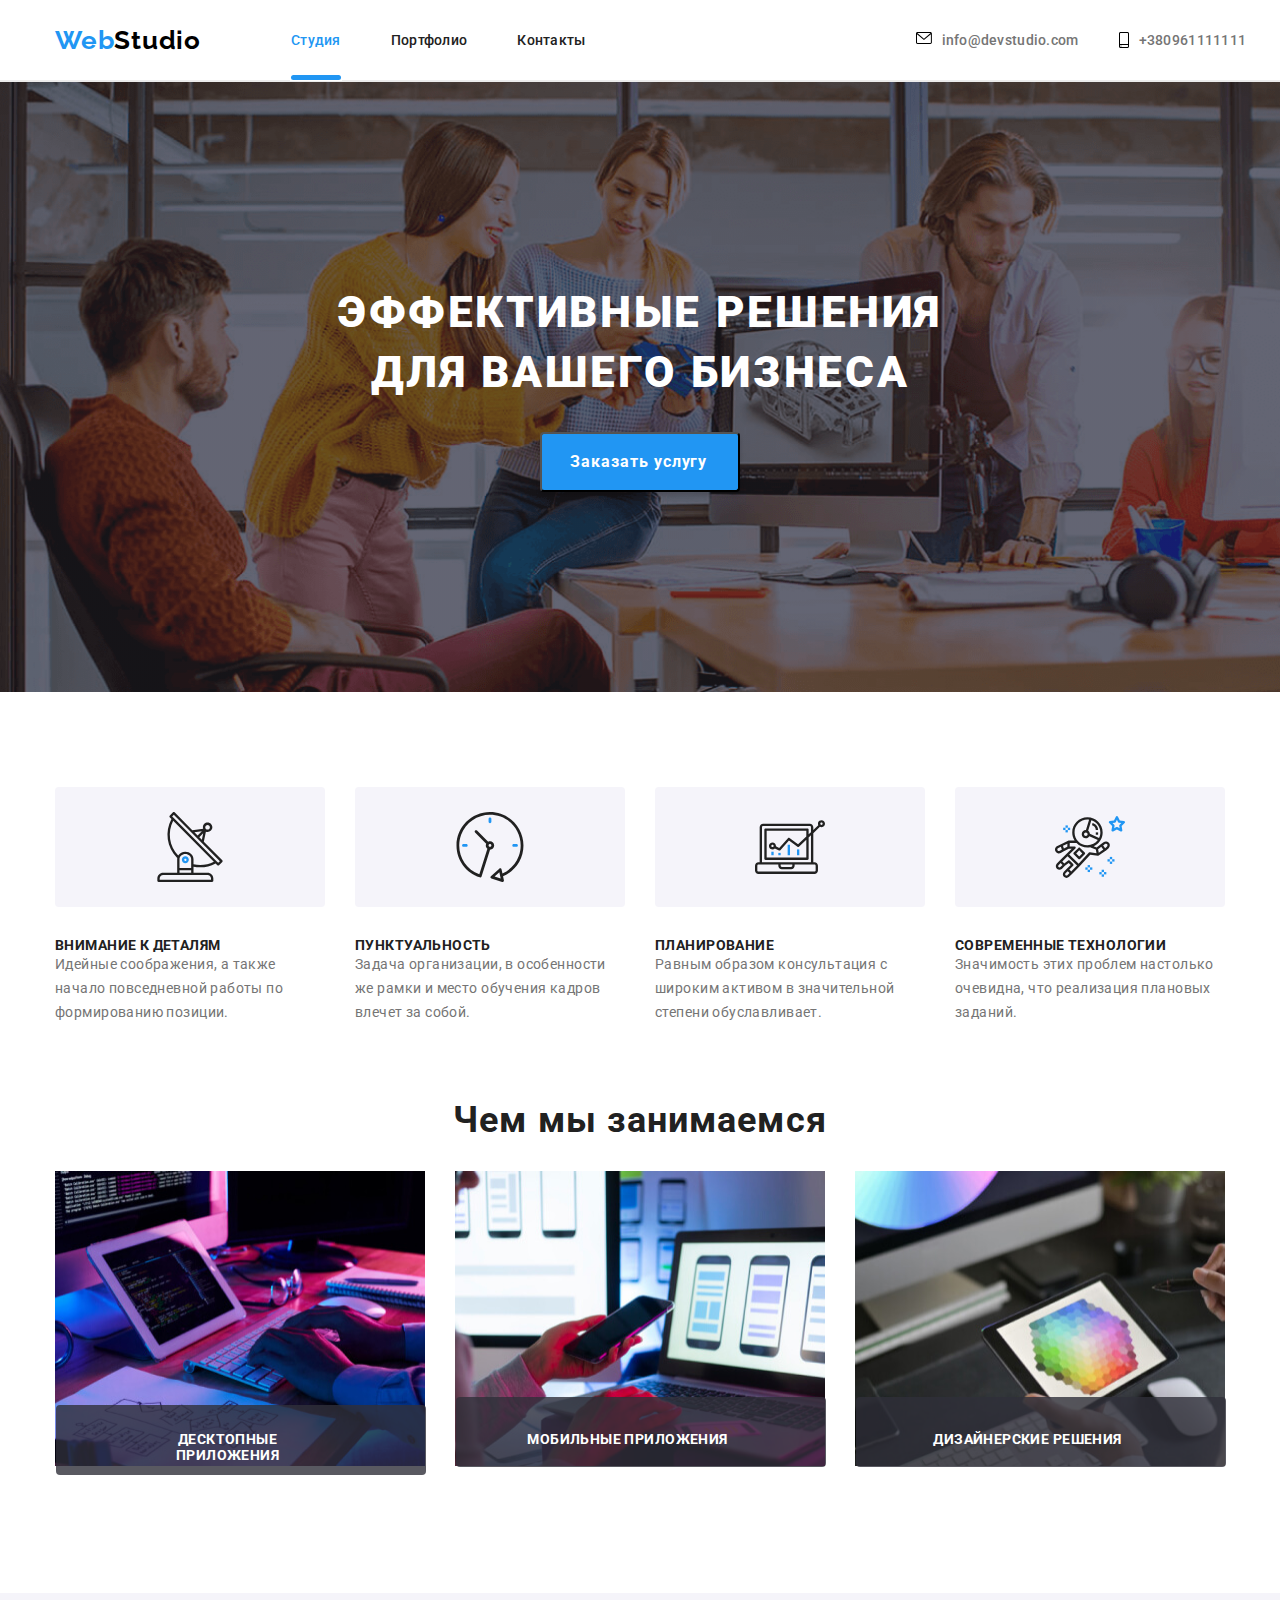
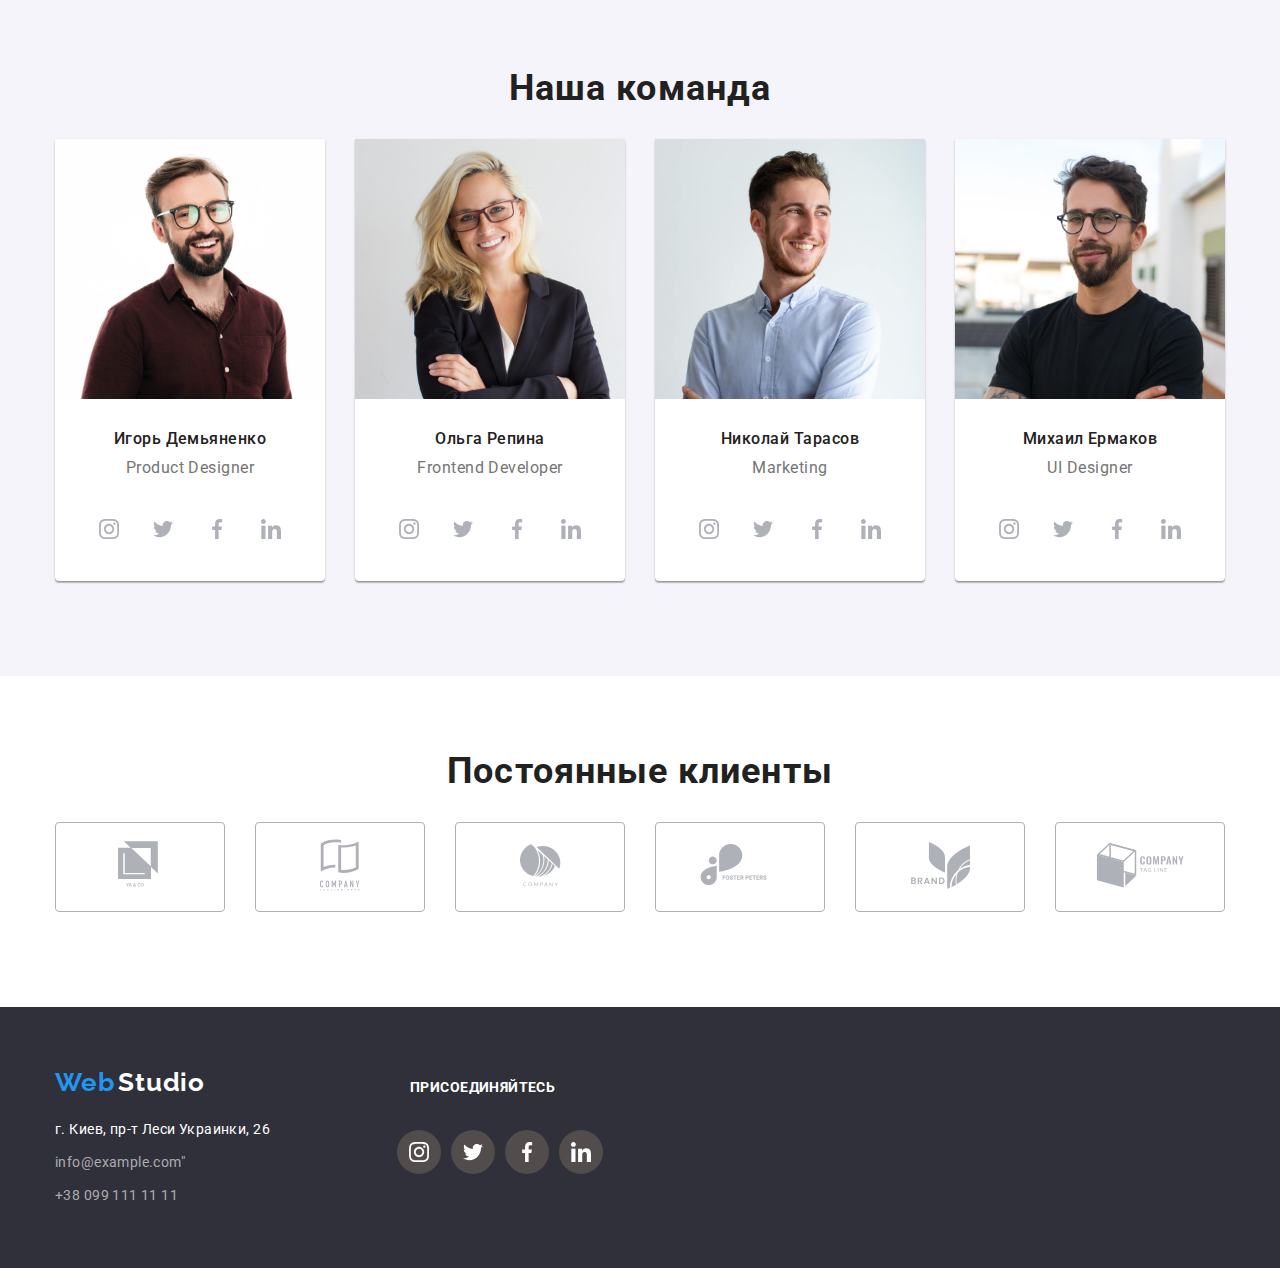
<file: index.html>
<!DOCTYPE html>
<html lang="ru">
  <head>
    <meta charset="UTF-8" />
    <meta name="viewport" content="width=device-width, initial-scale=1.0" />
    <link
      href="https://fonts.googleapis.com/css2?family=Raleway:wght@700&family=Roboto:wght@400;500;700;900&display=swap"
      rel="stylesheet"
    />
    <link rel="stylesheet" href="./css/styles.css" />
    <title>Web Studio</title>
  </head>
  <body>
    <!--HEADER-->
    <header class="header">
 <div class="container">
      <nav class="navigation" >
        <a class="logo list link" href="">Web</a>
        <a class="logo-1 list link" href="">Studio</a>
        <ul class="navigation-list list">
          <li class="navigation-list-item">
            <a class="navigation-list-link link">
             <a href="" class="menu-link">Студия</a></a>
          </li>
          <li class="navigation-list-item">
            <a class="navigation-list-link link">
              <a href="./portfolio.html" class="menu-link-1">Портфолио</a>
          </a>  
        </li>
          <li class="navigation-list-item">
            <a class="navigation-list-link link">
              <a href="" class="menu-link-1">Контакты</a>
          </a></li>
        </ul>
      <address class="address" >
        <div class="header-tel">
          <div class="add-1">
           <a class="header-tel-link link add-1" href="mailto:info@devstudio.com" width="161">info@devstudio.com 
              <svg class="add-svg-1" width="16" height="12">
          <use href="./images/sprite-svg.svg#icon-envelope"> </use>
                    </svg>  
                  </a> </div>
                  <div class="add-2">
                    <a class="header-tel-link link add-2" href="tel:+380961111111" width="142">+380961111111
            <svg class="add-svg-2" width="10" height="16">
                      <use href="./images/sprite-svg.svg#icon-smartphone"></use>
                  </svg> 
                </a>  </div>
        </div>
       </address>
      </nav> 
    </div> 
    </header>
    <main>
      <!--HERO-->
      <section class="section-heading">
      <div class="container">
          <h1 class="heading">Эффективные решения <br> для вашего бизнеса </h1>
          <button class="modal-btn" type="button" data-modal-open >Заказать услугу</button>
        </div>
      </section>
      <!--DETAILS-->
      <section class="section-details">
        <div class="container">
          <ul class="navigation-list list">
            <li class="about-details">
              <div class="details-1">
              <b class="about-details-heading">Внимание к деталям</b>
              <p class="about-details-text" >Идейные соображения, а также начало повседневной работы по формированию позиции.</p>
            </div></li>
            <li class="about-details">
              <div class="details-2">
              <b class="about-details-heading">Пунктуальность</b>
              <p class="about-details-text" >Задача организации, в особенности же рамки и место обучения кадров влечет за собой.</p>
            </div> </li>
            <li class="about-details" >
              <div class="details-3"> 
                <b class="about-details-heading">Планирование</b>
              <p class="about-details-text" >Равным образом консультация с широким активом в значительной степени обуславливает.</p>
            </div>  </li>
            <li class="about-details" >
              <div class="details-4"> 
                 <b class="about-details-heading">Современные технологии</b>
              <p class="about-details-text">Значимость этих проблем настолько очевидна, что реализация плановых заданий.</p>
            </div>  </li>
          </ul>
        </div>
      </section>

       <!--OUR WORK-->
       <section class="section-work">
        <div class="container"> 
        <h2 class="section-work-heading">Чем мы занимаемся</h2>
        <ul class="section-work-list list">
          <li class="images-work-item">
            <img class="work-img" src="./images/our-work/img-desktopapp.jpg" alt="ноутбук" width="370" height="295">
               <p class="for-img-1">Десктопные приложения</p>
            </li>
             <li class="images-work-item">
            <img class="work-img" src="./images/our-work/img-mobileapp.jpg" alt="мобильный телефон" width="370" height="295">
          <p class="for-img-1">Мобильные приложения</p>
         </li>
           <li class="images-work-item">
             <img class="work-img" src="./images/our-work/img-design.jpg" alt="монитор компьютера" width="370" height="295">
           <p class="for-img-1">Дизайнерские решения</p> 
           </li>
           </ul>
        </div>
      </section>

      <!-- OUR COMAND -->
      <section class="section-command">
      <div class="container">
        <h2 class="section-command-heading">Наша команда</h2>
           <ul class="section-command-list list">
          <li class="command-item">
            <img src="./images/we/img-igor.jpg" alt="дизайнер продукта" width="270" height="260" />
            <div class="section-command-social">
            <h3 class="section-command-name">Игорь Демьяненко</h3>
            <p class="section-command-proffesion" lang="en">Product Designer</p>
              <ul class="social-list list">
              <li class="social-list-item">
                  <a class="social-list-link" href="">
                   <svg class="social-list-svg">
                          <use href="./images/sprite-svg.svg#icon-instagram"></use>
                      </svg>
                  </a>
              </li>
              <li class="social-list-item">
                  <a class="social-list-link" href="">
                      <svg class="social-list-svg">
                          <use href="./images/sprite-svg.svg#icon-twitter"></use>
                      </svg>
                  </a>
              </li>
              <li class="social-list-item">
                  <a class="social-list-link" href="">
                      <svg class="social-list-svg">
                          <use href="./images/sprite-svg.svg#icon-facebook"></use>
                      </svg>
                  </a>
              </li>
              <li class="social-list-item">
                  <a class="social-list-link" href="">
                      <svg class="social-list-svg">
                          <use href="./images/sprite-svg.svg#icon-linkedin"></use>
                      </svg>
                  </a>
              </li>
          </ul>
        </div>
      </li>
          <li class="command-item">
            <img src="./images/we/img-olga.jpg" alt="фронтенд-разработчик" width="270" height="260" />
            <div class="section-command-social">
               <h3 class="section-command-name">Ольга Репина</h3>
            <p class="section-command-proffesion" lang="en">Frontend Developer</p>
            <ul class="social-list list">
              <li class="social-list-item">
                  <a class="social-list-link" href="">
                      <svg class="social-list-svg">
                          <use href="./images/sprite-svg.svg#icon-instagram"></use>
                      </svg>
                  </a>
              </li>
              <li class="social-list-item">
                  <a class="social-list-link" href="">
                      <svg class="social-list-svg">
                          <use href="./images/sprite-svg.svg#icon-twitter"></use>
                      </svg>
                  </a>
              </li>
              <li class="social-list-item">
                  <a class="social-list-link" href="">
                      <svg class="social-list-svg">
                          <use href="./images/sprite-svg.svg#icon-facebook"></use>
                      </svg>
                  </a>
              </li>
              <li class="social-list-item">
                  <a class="social-list-link" href="">
                      <svg class="social-list-svg">
                          <use href="./images/sprite-svg.svg#icon-linkedin"></use>
                      </svg>
                  </a>
              </li>
          </ul>
        </div>
          <li class="command-item" >
            <img src="./images/we/img-nik.jpg" alt="маркетолог" width="270" height="260" />
            <div class="section-command-social">
            <h3 class="section-command-name">Николай Тарасов</h3>
            <p class="section-command-proffesion" lang="en">Marketing</p>
            <ul class="social-list list">
              <li class="social-list-item">
                  <a class="social-list-link" href="">
                      <svg class="social-list-svg">
                          <use href="./images/sprite-svg.svg#icon-instagram"></use>
                      </svg>
                  </a>
              </li>
              <li class="social-list-item">
                  <a class="social-list-link" href="">
                      <svg class="social-list-svg">
                          <use href="./images/sprite-svg.svg#icon-twitter"></use>
                      </svg>
                  </a>
              </li>
              <li class="social-list-item">
                  <a class="social-list-link" href="">
                      <svg class="social-list-svg">
                          <use href="./images/sprite-svg.svg#icon-facebook"></use>
                      </svg>
                  </a>
              </li>
              <li class="social-list-item">
                  <a class="social-list-link" href="">
                      <svg class="social-list-svg">
                          <use href="./images/sprite-svg.svg#icon-linkedin"></use>
                      </svg>
                  </a>
              </li>
          </ul> 
        </div>
          </li>
          <li class="command-item">
            <img src="./images/we/img-mikle.jpg" alt="дизайнер интерфейса" width="270" height="260" />
            <div class="section-command-social">
               <h3 class="section-command-name">Михаил Ермаков</h3>
            <p class="section-command-proffesion" lang="en">UI Designer</p>
              <ul class="social-list list">
              <li class="social-list-item">
                  <a class="social-list-link" href="">
                      <svg class="social-list-svg">
                          <use href="./images/sprite-svg.svg#icon-instagram"></use>
                      </svg>
                  </a>
              </li>
              <li class="social-list-item">
                  <a class="social-list-link" href="">
                      <svg class="social-list-svg">
                          <use href="./images/sprite-svg.svg#icon-twitter"></use>
                      </svg>
                  </a>
              </li>
              <li class="social-list-item">
                  <a class="social-list-link" href="">
                      <svg class="social-list-svg">
                          <use href="./images/sprite-svg.svg#icon-facebook"></use>
                      </svg>
                  </a>
              </li>
              <li class="social-list-item">
                  <a class="social-list-link" href="">
                      <svg class="social-list-svg">
                          <use href="./images/sprite-svg.svg#icon-linkedin"></use>
                      </svg>
                  </a>
              </li>
          </ul>
        </div>
      </li>
    </ul>
</div>
</section>

      <!--OUR CLIENTS-->
      <section class="section-clients">
        <div class="container"> 
        <h2 class="section-our-clients">Постоянные клиенты</h2>
        <ul class="section-clients-list list">
         <div class="clients-elements">
            <li class="images-client">
            <a class="images-client-link" href="">
                <svg class="client-svg-1" >
                    <use href="./images/sprite-svg.svg#icon-logo-1"></use>
                </svg>
            </a>
        </li> 
         <li class="images-client">
            <a class="images-client-link" href="">
                <svg class="client-svg-2">
                    <use href="./images/sprite-svg.svg#icon-logo-2"></use>
                </svg>
            </a>
        </li>
        <li class="images-client">
          <a class="images-client-link" href="">
              <svg class="client-svg-3">
                  <use href="./images/sprite-svg.svg#icon-object"></use>
              </svg>
          </a>
      </li>
      <li class="images-client">
        <a class="images-client-link" href="">
            <svg class="client-svg-4">
                <use href="./images/sprite-svg.svg#icon-logo-4"></use>
            </svg>
        </a>
    </li>
      <li class="images-client">
        <a class="images-client-link" href="">
            <svg class="client-svg-5">
                <use href="./images/sprite-svg.svg#icon-logo-5"></use>
            </svg>
        </a>
    </li>
    <li class="images-client">
      <a class="images-client-link" href="">
          <svg class="client-svg-6">
              <use href="./images/sprite-svg.svg#icon-logo-6"></use>
          </svg>
      </a>
  </li></div>
        </ul>
        </div>
      </section>
    </main>

   <!-- CONTACT INFO -->
 <footer class="footer">
  <div class="container">
    <div class="contact-all">
   <div class="contact-info">
    <a class="logo link" href="">Web</a>
     <a class="logo-1 link" href="">Studio </a>
     <address class="address">
      <ul class="address-list list link">
        <li class="address-list-item">
          <a class="address-location link" href="г. Киев, пр-т Леси Украинки, 26" target="_blank">г. Киев, пр-т Леси Украинки, 26</a>
        </li>
        <li class="address-list-item">
          <a class="address-mail link" href="mailto:info@example.com">info@example.com"</a>
        </li>
        <li>
          <a class="address-tel link" href="tel:+380991111111">+38 099 111 11 11</a>
        </li>
      </ul>
    </address>
  </div> 
  <div class="social">
   <a class="logo-0">ПРИСОЕДИНЯЙТЕСЬ</a>
  <ul class="social-list list">
    <li class="social-list-item">
      <a class="social-list-link" href="">
          <div class="svg"><svg class="social-list-svg">
              <use href="./images/sprite-svg.svg#icon-instagram"></use>
          </svg></div>
      </a>
  </li>
  <li class="social-list-item">
      <a class="social-list-link" href="">
          <svg class="social-list-svg">
              <use href="./images/sprite-svg.svg#icon-twitter"></use>
          </svg>
      </a>
  </li>
  <li class="social-list-item">
      <a class="social-list-link" href="">
          <svg class="social-list-svg">
              <use href="./images/sprite-svg.svg#icon-facebook"></use>
          </svg>
      </a>
  </li>
  <li class="social-list-item">
      <a class="social-list-link" href="">
          <svg class="social-list-svg">
              <use href="./images/sprite-svg.svg#icon-linkedin"></use>
          </svg>
      </a>
  </li>  
 </ul>
  </div></div>
</div>
  </footer>
  <div class="backdrop is-hidden" data-modal>
    <div class="modal">
        <button type="button" class="close-btn" data-modal-close> <svg class="btn-svg" width="11" height="11" >
          <use href="./images/sprite-svg.svg#icon-vector-x"></use>
      </svg></button>
    </div>
</div>
  <script src="./js/modal.js"></script>
</body>
</html>
</file>
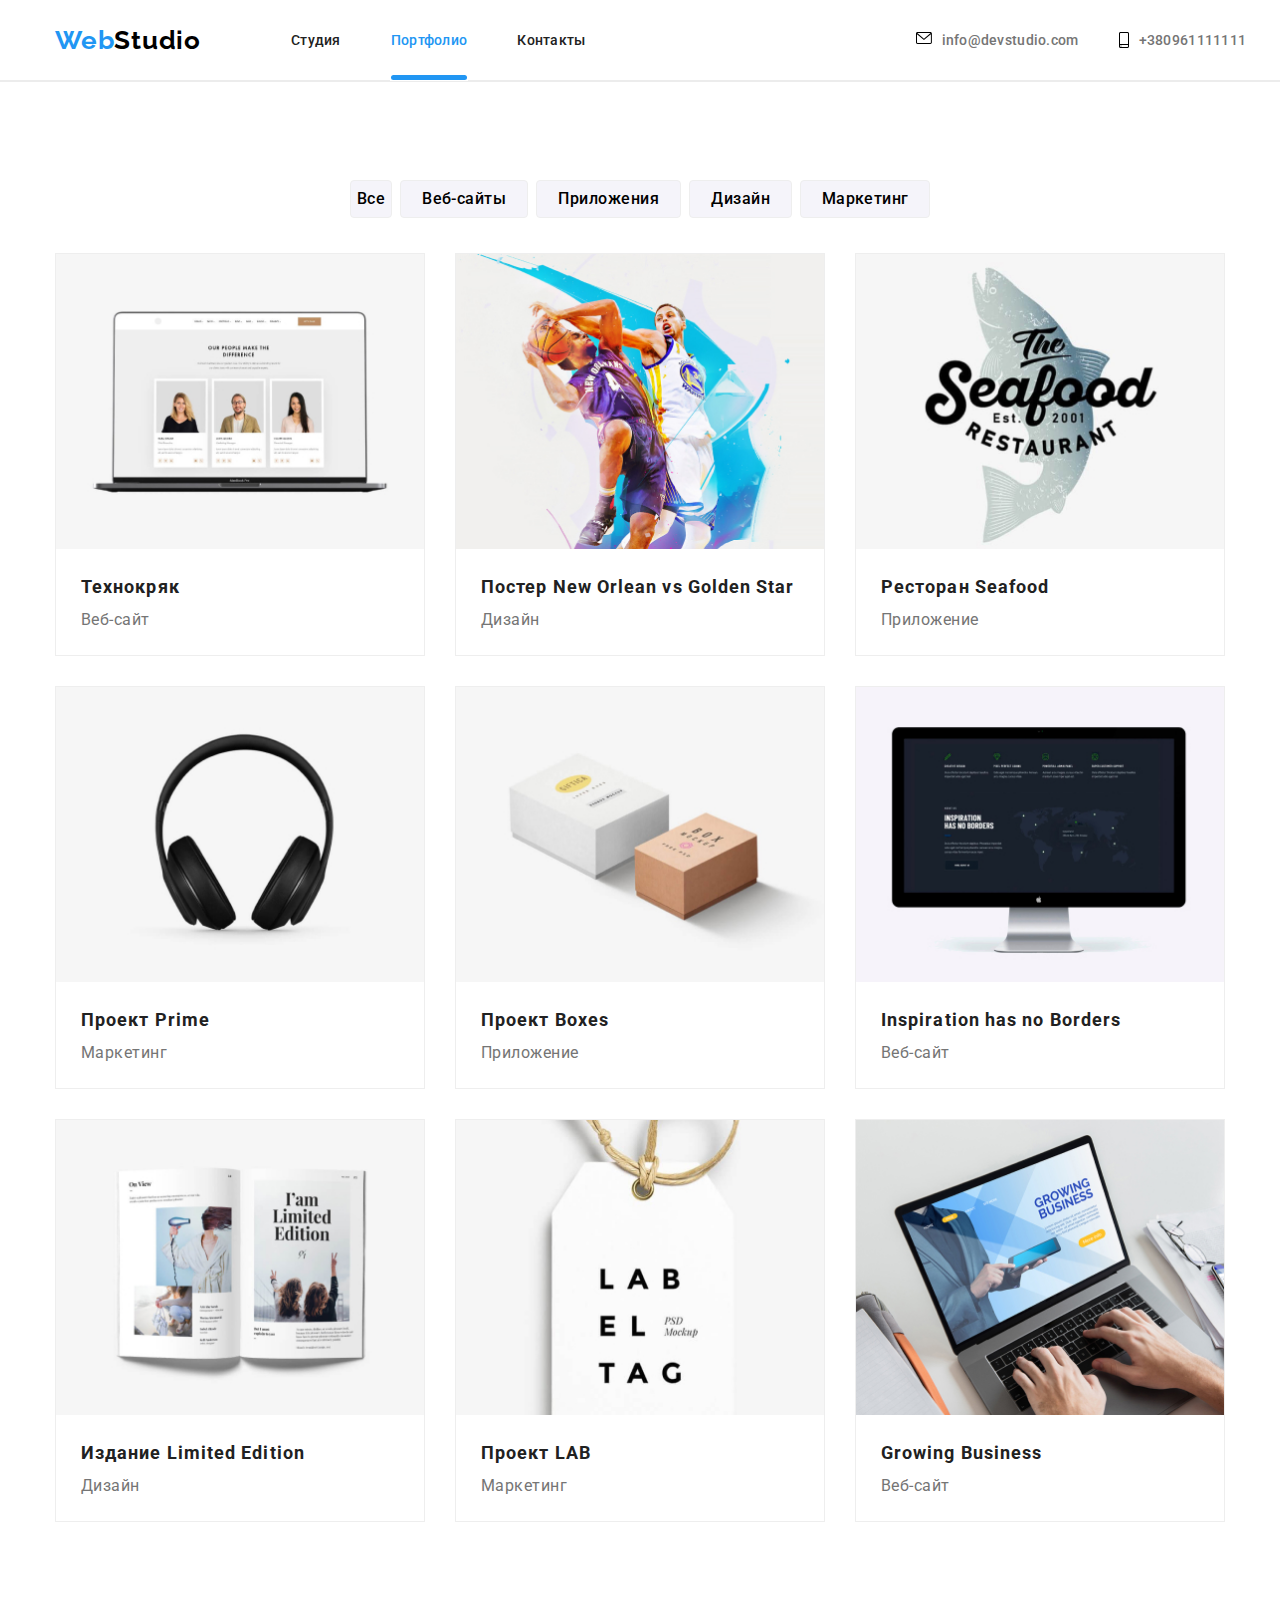
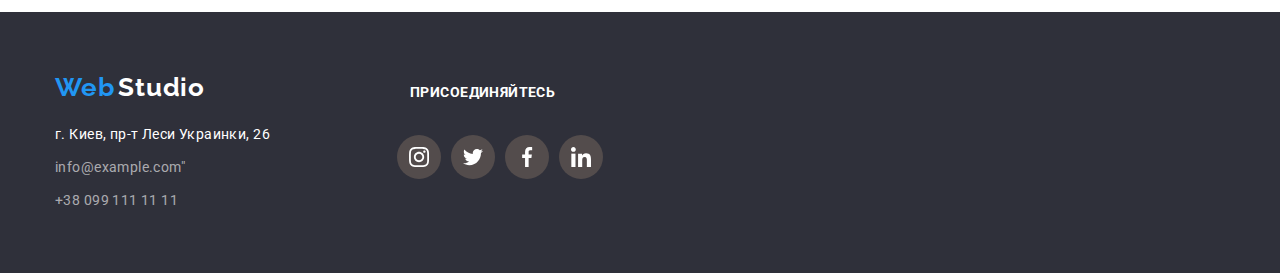
<file: portfolio.html>
<!DOCTYPE html>
<html lang="en">
  <head>
    <meta charset="UTF-8" />
    <meta name="viewport" content="width=device-width, initial-scale=1.0" />
    <link
      href="https://fonts.googleapis.com/css2?family=Raleway:wght@700&family=Roboto:wght@400;500;700;900&display=swap"
      rel="stylesheet"
    />
    <link rel="stylesheet" href="./css/styles.css" />
    <title>Portfolio</title>
  </head>
  <body>
     <!--HEADER-->
    <header class="header">
      <div class="container">
           <nav class="navigation" >
             <a class="logo list link" href="">Web</a>
             <a class="logo-1 list link" href="">Studio</a>
             <ul class="navigation-list list">
               <li class="navigation-list-item">
                 <a class="navigation-list-link link">
                  <a href="./index.html" class="menu-link-1">Студия</a></a>
               </li>
               <li class="navigation-list-item">
                 <a class="navigation-list-link link">
                   <a href="" class="menu-link-p">Портфолио</a>
               </a>  
             </li>
               <li class="navigation-list-item">
                 <a class="navigation-list-link link">
                   <a href="" class="menu-link-1">Контакты</a>
               </a></li>
             </ul>
           <address class="address" >
             <div class="header-tel">
               <div class="add-1">
                <a class="header-tel-link link add-1" href="mailto:info@devstudio.com">info@devstudio.com  
                   <svg class="add-svg-1" width="16" height="12">
               <use href="./images/sprite-svg.svg#icon-envelope"> </use>
                         </svg>  
                       </a> </div>
                       <div class="add-2">
                         <a class="header-tel-link link add-2" href="tel:+380961111111">+380961111111
                 <svg class="add-svg-2" width="10" height="16">
                           <use href="./images/sprite-svg.svg#icon-smartphone"></use>
                       </svg> 
                     </a>  </div>
             </div>
            </address>
           </nav> 
         </div> 
         </header>
         <main>
      <!--HERO-->
      <section class="hero">
        <div class="container">
       <ul class="btn-all">
        <button class="modal-btn-1" type="button">Все</button> 
           <button class="modal-btn-1-two" type="button">Веб-сайты</button> 
          <button class="modal-btn-1-three" type="button">Приложения</button> 
           <button class="modal-btn-1-four" type="button">Дизайн</button> 
           <button class="modal-btn-1-five" type="button">Маркетинг</button> 
        </ul>
        </div>
      </section>
      <!-- Our work -->
      <section class="section-work-1">
      <div class="container">
        <ul class="section-work-list-1 list">
          <li class="section-work-item">
            <div class="section-work-item-all">
              <div class="section-work-img">
                <img class="img-portf" src="./images-portfolio/img-technokriak.jpg" alt="технокряк" width="370" height="295" />
              </div> 
              <div class="overlay">
               <p class="text-overlay">Технокряк это современная площадка распространения коронавируса. Компании используют эту платформу для цифрового шпионажа и атак на защищённые сервера конкурентов.</p> 
              </div>
             <div class="text">
                 <h3 class="section-work-heading-1">Технокряк</h3>
           <p class="section-work-app">Веб-сайт</p>
            </div>
           </div>
          </li>
          <li class="section-work-item">
            <div class="section-work-item-all">
             <img class="img-portf" src="./images-portfolio/img-poster.jpg" alt="постер" width="370" height="295" />
           <div class="text">
            <h3 class="section-work-heading-1" lang="ru,en">Постер New Orlean vs Golden Star</h3>
            <p class="section-work-app">Дизайн</p>
             </div> 
            </div>
          </li>
          <li class="section-work-item">
            <div class="section-work-item-all">
            <img class="img-portf" src="./images-portfolio/img-restaurant.jpg" alt="логотип ресторана" width="370" height="295" />
            <div class="text">
            <h3 class="section-work-heading-1" lang="ru,en">Ресторан Seafood</h3>
            <p class="section-work-app">Приложение</p>
             </div> </div>
          </li>
          <li class="section-work-item">
            <div class="section-work-item-all"> 
              <img class="img-portf" src="./images-portfolio/img-prime.jpg" alt="наушники" width="370" height="295" />
              <div class="text">
            <h3 class="section-work-heading-1" lang="ru,en">Проект Prime</h3>
            <p class="section-work-app">Маркетинг</p>
         </div> </div>
          </li>
          <li class="section-work-item">
            <div class="section-work-item-all">
               <img class="img-portf" src="./images-portfolio/img-boxes.jpg" alt="коробки" width="370" height="295" />
           <div class="text">
            <h3 class="section-work-heading-1" lang="ru,en">Проект Boxes</h3>
            <p class="section-work-app">Приложение</p>
             </div> </div>
          </li>
          <li class="section-work-item">
            <div class="section-work-item-all">
               <img class="img-portf" src="./images-portfolio/img-inspiration.jpg" alt="монитор" width="370" height="295" />
            <div class="text">
            <h3 class="section-work-heading-1" lang="en">Inspiration has no Borders</h3>
            <p class="section-work-app">Веб-сайт</p>
             </div> 
            </div>
          </li>
          <li class="section-work-item">
            <div class="section-work-item-all">
               <img class="img-portf" src="./images-portfolio/img-edition.jpg" alt="журнал" width="370" height="295" />
           <div class="text">
            <h3 class="section-work-heading-1" lang="ru,en">Издание Limited Edition</h3>
            <p class="section-work-app">Дизайн</p>
             </div> 
            </div>
          </li>
          <li class="section-work-item">
            <div class="section-work-item-all">
               <img class="img-portf" src="./images-portfolio/img-lab.jpg" alt="бирка" width="370" height="295" />
           <div class="text">
            <h3 class="section-work-heading-1" lang="ru,en">Проект LAB</h3>
            <p class="section-work-app">Маркетинг</p>
             </div> 
            </div>
          </li>
          <li class="section-work-item">
            <div class="section-work-item-all">
               <img class="img-portf" src="./images-portfolio/img-growing-business.jpg " alt="ноутбук" width="370" height="295" />
           <div class="text">
            <h3 class="section-work-heading-1" lang="en">Growing Business</h3>
            <p class="section-work-app">Веб-сайт</p>
             </div> 
            </div>
          </li>
        </ul>
        </div>
      </section>
    </main>

 <!-- CONTACT INFO -->
 <footer class="footer">
  <div class="container">
    <div class="contact-all">
   <div class="contact-info">
    <a class="logo link" href="">Web</a>
     <a class="logo-1 link" href="">Studio </a>
     <address class="address">
      <ul class="address-list list link">
        <li class="address-list-item">
          <a class="address-location link" href="г. Киев, пр-т Леси Украинки, 26" target="_blank">г. Киев, пр-т Леси Украинки, 26</a>
        </li>
        <li class="address-list-item">
          <a class="address-mail link" href="mailto:info@example.com">info@example.com"</a>
        </li>
        <li>
          <a class="address-tel link" href="tel:+380991111111">+38 099 111 11 11</a>
        </li>
      </ul>
    </address>
  </div> 
  <div class="social">
   <a class="logo-0">ПРИСОЕДИНЯЙТЕСЬ</a>
  <ul class="social-list list">
    <li class="social-list-item">
      <a class="social-list-link" href="">
          <svg class="social-list-svg">
              <use href="./images/sprite-svg.svg#icon-instagram"></use>
          </svg>
      </a>
  </li>
  <li class="social-list-item">
      <a class="social-list-link" href="">
          <svg class="social-list-svg">
              <use href="./images/sprite-svg.svg#icon-twitter"></use>
          </svg>
      </a>
  </li>
  <li class="social-list-item">
      <a class="social-list-link" href="">
          <svg class="social-list-svg">
              <use href="./images/sprite-svg.svg#icon-facebook"></use>
          </svg>
      </a>
  </li>
  <li class="social-list-item">
      <a class="social-list-link" href="">
          <svg class="social-list-svg">
              <use href="./images/sprite-svg.svg#icon-linkedin"></use>
          </svg>
      </a>
  </li>  
 </ul>
  </div></div>
</div>
  </footer>
</body>
</html>
</file>
<file: css/styles.css>
:root {
  --main-font: "Roboto", sans-serif;
  --secondary-font: "Raleway", sans-serif;
}

*,
*::before,
*::after {
  margin: 0;
}

body {
  font-family: var(--main-font);
  font-style: normal;
}

.list {
  list-style: none;
}

.link {
  text-decoration: none;
}
.address {
  font-style: normal;
}

img {
  display: block;
}
.container {
  width: 1170px;
  margin: 0 auto;
}
ul {
  padding: 0;
}
/*<-----HEADER------->*/
.header {
  justify-content: space-between;
  border-bottom: 1px solid #ececec;
  border-bottom-width: 0.2vw;
  height: 80px;
  padding-top: 0px;
}
.navigation {
  display: flex;
  align-items: center;
}
.navigation-list {
  display: flex;
}
.logo-1 {
  margin-right: 90px;
}
.navigation-list-item:not(:last-child) {
  margin-right: 50px;
}
.header .header-tel {
  display: flex;
  flex-direction: row;
}
.header .address {
  padding-left: 300px;
}

.add-1 {
  display: flex;
  flex-direction: row-reverse;
}
.add-2 {
  display: flex;
  flex-direction: row-reverse;
}
.add-svg-1 {
  padding-right: 10px;
}
.add-svg-2 {
  padding-right: 10px;
}
.header-tel-link {
  padding-left: 30px;
  padding-right: 10px;
  color: #757575;
}
.logo,
.logo-1 {
  font-family: var(--secondary-font);
  font-style: 400;
  font-weight: 700;
  font-size: 26px;
  line-height: 1.192;
  letter-spacing: 0.03em;
}
.logo {
  color: #2196f3;
}
.logo-1 {
  color: #000000;
}
.footer .logo-1 {
  color: #ffffff;
}
.logo-0 {
  font-family: var(--main-font);
  font-style: 400;
  font-weight: 700;
  font-size: 14px;
  line-height: 16px;
  letter-spacing: 0.03em;
  color: #ffffff;
  text-decoration: none;
}
.navigation-list-link:hover,
.navigation-list-link:focus,
.header-tel-link:hover,
.header-tel-link:focus {
  color: #2196f3;
  transition: all 250ms cubic-bezier(0.4, 0, 0.2, 1);
}
.navigation-list,
.header-tel-link {
  font-style: 400;
  font-weight: 500;
  font-size: 14px;
  line-height: 1.143;
  letter-spacing: 0.02em;
}
.navigation-list {
  color: #212121;
}
.add-1:hover .add-svg-1 {
  fill: #2196f3;
}
.add-2:hover .add-svg-2 {
  fill: #2196f3;
}
/*<-----HEADER-END------->*/

/*<-----HERO------->*/
.heading {
  font-family: var(--main-font);
  font-style: 400;
  font-weight: 900;
  font-size: 44px;
  line-height: 1.364;
  text-align: center;
  letter-spacing: 0.06em;
  text-transform: uppercase;
  color: #ffffff;
}

.modal-btn {
  font-family: var(--main-font);
  font-style: 400;
  font-weight: 700;
  font-size: 16px;
  line-height: 1.875;
  display: flex;
  align-items: center;
  text-align: center;
  letter-spacing: 0.06em;
  color: #ffffff;
  width: 200px;
  height: 50px;
  background: #2196f3;
  box-shadow: 0px 4px 4px rgba(0, 0, 0, 0.15);
  border-radius: 4px;
  padding: 28px;
  margin: 0 auto;
}
.section-heading {
  display: flex;
  padding-top: 200px;
  padding-bottom: 200px;
  background-image: url("../images/heading/img.png");
  background-repeat: no-repeat;
  background-size: cover;
  fill: #2f303a, 40%;
  flex-grow: 1;
  background-color: rgba(47, 48, 58, 0.4);
  background-image: linear-gradient(rgba(47, 48, 58, 0.4), rgba(47, 48, 58, 0.4)), url("../images/heading/img.png");
}
.section-heading .heading {
  text-align: center;
  margin-bottom: 30px;
}
.section-heading .modal-btn {
  margin: 0 auto;
}
/*<-----END HERO------->*/

/*<!--DETAILS-->*/

.section-details {
  display: flex;
  padding-top: 80px;
}
.about-details-heading {
  font-family: var(--main-font);
  font-style: 400;
  font-weight: 700;
  font-size: 14px;
  line-height: 1.143;
  letter-spacing: 0.03em;
  text-transform: uppercase;
  color: #212121;
}
.about-details-text {
  font-family: var(--main-font);
  font-style: 400;
  font-weight: 400;
  font-size: 14px;
  line-height: 1.71;
  letter-spacing: 0.03em;
  color: #757575;
}
.section-details {
  padding-top: 95px;
  padding-bottom: 95px;
}
.section-details .about-details:not(:last-child) {
  margin-right: 30px;
}
.section-details .about-details {
  width: 270px;
}
.details-1::before {
  display: block;
  content: "";
  width: 270px;
  height: 120px;
  background-image: url("../images/svg-for-sprite/antenna.svg");
  background-position: center;
  background-repeat: no-repeat;
  background-color: #f5f4fa;
  border-radius: 4px;
  flex-grow: 1;
  background-image: linear-gradient(#F5F4FA), rgba(#F5F4FA)), url("../images/svg-for-sprite/antenna.svg");
  margin-bottom: 30px;
}
.details-2::before {
  display: block;
  content: "";
  width: 270px;
  height: 120px;
  background-image: url("../images/svg-for-sprite/clock.svg");
  background-position: center;
  background-repeat: no-repeat;
  background-color: #f5f4fa;
  border-radius: 4px;
  flex-grow: 1;
  background-image: linear-gradient(#F5F4FA), rgba(#F5F4FA)), url("../images/svg-for-sprite/clock.svg");
  margin-bottom: 30px;
}
.details-3::before {
  display: block;
  content: "";
  width: 270px;
  height: 120px;
  background-image: url("../images/svg-for-sprite/diagram.svg");
  background-position: center;
  background-repeat: no-repeat;
  background-color: #f5f4fa;
  border-radius: 4px;
  flex-grow: 1;
  background-image: linear-gradient(#F5F4FA), rgba(#F5F4FA)), url("../images/svg-for-sprite/diagram.svg");
  margin-bottom: 30px;
}
.details-4::before {
  display: block;
  content: "";
  width: 270px;
  height: 120px;
  background-image: url("../images/svg-for-sprite/astronaut.svg");
  background-position: center;
  background-repeat: no-repeat;
  background-color: #f5f4fa;
  border-radius: 4px;
  flex-grow: 1;
  background-image: linear-gradient(#F5F4FA), rgba(#F5F4FA)), url("../images/svg-for-sprite/astronaut.svg");
  margin-bottom: 30px;
}

/*<!--END DETAILS-->*/

/*<!--OUR WORK-- +-- OUR COMAND --> >*/

.section-work-heading,
.section-command-heading,
.section-our-clients {
  font-family: var(--main-font);
  font-style: 400;
  font-weight: 700;
  font-size: 36px;
  line-height: 1.167px;
  text-align: center;
  letter-spacing: 0.03em;
  color: #212121;
}
/*<!--END OUR WORK-- +-- OUR COMAND --> >*/

/*<!--OUR WORK--> >*/

.section-work {
  padding-bottom: 95px;
}
.section-work .section-work-heading {
  text-align: center;
  margin-bottom: 50px;
}
.section-work .section-work-list {
  display: flex;
  width: 370px;
}
.section-work .images-work-item:not(:last-child) {
  margin-right: 30px;
}
.section-work-item:hover {
  box-shadow: 0px 1px 1px rgba(0, 0, 0, 0.12), 0px 4px 4px rgba(0, 0, 0, 0.06), 1px 4px 6px rgba(0, 0, 0, 0.16);
  transform: scale(1);
}
/*<!--END OUR WORK--> >*/

/*<!-- OUR COMAND -->*/

.section-command-name {
  font-family: var(--main-font);
  font-style: 400;
  font-weight: 500;
  font-size: 16px;
  line-height: 1.188;
  text-align: center;
  letter-spacing: 0.03em;
  color: #212121;
}
.section-command-proffesion {
  font-family: var(--main-font);
  font-style: 400;
  font-weight: 400;
  font-size: 16px;
  line-height: 1.188;
  text-align: center;
  letter-spacing: 0.03em;
  color: #757575;
}
.section-command {
  padding-top: 95px;
  padding-bottom: 95px;
  background: #f5f4fa;
}
.section-command .section-command-heading {
  text-align: center;
  margin-bottom: 50px;
}
.section-command .command-item {
  background: #ffffff;
  box-shadow: 0px 1px 3px rgba(0, 0, 0, 0.12), 0px 1px 1px rgba(0, 0, 0, 0.14), 0px 2px 1px rgba(0, 0, 0, 0.2);
  border-radius: 0px 0px 4px 4px;
}
.section-command .section-command-list {
  display: flex;
  width: 270px;
}
.section-command .command-item:not(:last-child) {
  margin-right: 30px;
}
.section-command .section-command-name {
  padding-top: 30px;
  padding-bottom: 10px;
}
.section-command .section-command-proffesion {
  padding-bottom: 15px;
}
/*<!--END OUR COMAND -->*/

/*------SOCIAL-----*/

.social-list {
  display: flex;
  justify-content: space-between;
  width: 206px;
  padding-left: 32px;
  padding-right: 30px;
}
.social-list-link {
  display: flex;
  align-items: center;
  justify-content: center;
  width: 44px;
  height: 44px;
  border-radius: 50%;
  background-position: center;
  background-color: #ffffff;
}
.social-list-svg {
  display: flex;
  width: 20px;
  height: 20px;
  fill: #afb1b8;
}
.social-list-link:hover {
  background-color: #2196f3;
  transition: all 250ms cubic-bezier(0.4, 0, 0.2, 1);
}
.social-list-link:hover .social-list-svg {
  fill: #ffffff;
}
.social-list-item {
  padding-top: 15px;
  padding-bottom: 30px;
}
.social-list-item:not(:last-child) {
  padding-right: 10px;
}

/*------END SOCIAL-----*/

/*<!--OUR CLIENTS-->*/
.section-clients {
  padding-top: 95px;
  padding-bottom: 95px;
}
.section-clients .section-our-clients {
  margin-bottom: 50px;
  text-align: center;
}
.section-clients .clients-elements {
  display: flex;
  justify-content: space-between;
  flex-direction: row;
}
.images-client {
  display: flex;
  align-items: center;
  justify-content: center;
  width: 170px;
  height: 90px;
  background-color: #ffffff;
  border: 1px solid #afb1b8;
  box-sizing: border-box;
  border-radius: 4px;
}

.client-svg-1 {
  width: 44px;
  height: 49px;
  fill: #afb1b8;
}
.client-svg-2 {
  width: 40px;
  height: 52px;
  fill: #afb1b8;
}
.client-svg-3 {
  width: 41px;
  height: 43px;
  fill: #afb1b8;
}
.client-svg-4 {
  width: 80px;
  height: 42px;
  fill: #afb1b8;
}
.client-svg-5 {
  width: 59px;
  height: 47px;
  fill: #afb1b8;
}
.client-svg-6 {
  width: 89px;
  height: 45px;
  fill: #afb1b8;
}
.images-client:hover {
  border: 1px solid #2196f3;
  transform: scale(1.1);
  transition: 250ms cubic-bezier(0.4, 0, 0.2, 1);
}
.images-client:hover .client-svg-1 {
  fill: #2196f3;
}
.images-client:hover .client-svg-2 {
  fill: #2196f3;
}
.images-client:hover .client-svg-3 {
  fill: #2196f3;
}
.images-client:hover .client-svg-4 {
  fill: #2196f3;
}
.images-client:hover .client-svg-5 {
  fill: #2196f3;
}
.images-client:hover .client-svg-6 {
  fill: #2196f3;
}
/*<!--END---OUR CLIENTS-->*/

/*<!-- FOOTER ----CONTACT INFO -->*/
.address-location,
.address-mail,
.address-tel {
  font-family: var(--main-font);
  font-style: 400;
  font-weight: 400;
  font-size: 14px;
  line-height: 1.714;
  letter-spacing: 0.03em;
}
.address-location {
  color: #ffffff;
}

.address-mail,
.address-tel {
  color: #ffffff;
}
.address {
  display: flex;
}
.footer {
  display: flex;
  justify-content: flex-start;
  text-align: start;
  background: #2f303a;
  padding-top: 60px;
  padding-bottom: 60px;
}
.footer .address-list-item {
  display: flex;
  text-align: center;
  justify-items: center;
  margin-bottom: 9px;
}
.footer .contact-all {
  display: flex;
  justify-content: flex-start;
  text-align: start;
}
.footer .social {
  display: flex;
  width: 206px;
  justify-content: flex-start;
  text-align: start;
  flex-direction: column;
  padding-left: 70px;
  padding-top: 12px;
}

.footer .social-list-item:not(:last-child) {
  padding-right: 10px;
}
.footer .address-location {
  margin-top: 20px;
}
.footer .logo-0 {
  margin-bottom: 20px;
  padding-left: 45px;
}
.footer .address-mail,
.address-tel {
  color: rgba(255, 255, 255, 0.6);
}
.footer .social-list-link {
  background-color: #534c4c;
}
.footer .social-list-link:hover {
  background-color: #2196f3;
}
.footer .social-list-svg {
  fill: #ffffff;
}
/*<!--END FOOTER ----CONTACT INFO -->*/

/*<!--/PORTFOLIO-->*/

/*<!--PORTFOLIO----HERO-->*/

.hero {
  padding-top: 98px;
  padding-bottom: 35px;
}
.hero .modal-btn-1,
.modal-btn-1-two,
.modal-btn-1-three,
.modal-btn-1-four,
.modal-btn-1-five:not(:last-child) {
  margin-right: 8px;
}
.hero .btn-all {
  display: flex;
  justify-content: center;
}
.modal-btn-1,
.modal-btn-1-two,
.modal-btn-1-three,
.modal-btn-1-four,
.modal-btn-1-five {
  font-family: var(--main-font);
  font-style: 400;
  font-weight: 500;
  font-size: 16px;
  line-height: 1.625;
  letter-spacing: 0.03em;
  background: #f5f4fa;
  border-radius: 4px;
  border: 1px solid #eeeeee;
}
modal-btn-1 {
  width: 73px;
  height: 38px;
}
.modal-btn-1-two {
  width: 128px;
  height: 38px;
}
.modal-btn-1-three {
  width: 145px;
  height: 38px;
}
.modal-btn-1-four {
  width: 103px;
  height: 38px;
}
.modal-btn-1-five {
  width: 130px;
  height: 38px;
}
.modal-btn-1:hover,
.modal-btn-1:focus,
.modal-btn-1-two:hover,
.modal-btn-1-two:focus,
.modal-btn-1-three:hover,
.modal-btn-1-three:focus,
.modal-btn-1-four:hover,
.modal-btn-1-four:focus,
.modal-btn-1-five:hover,
.modal-btn-1-five:focus {
  color: #ffff;
  background: #2196f3;
  border: #2196f3;
  fill: 1px solid #2196f3;
  box-shadow: 0px 3px 1px rgba(0, 0, 0, 0.1), 0px 1px 2px rgba(0, 0, 0, 0.08), 0px 2px 2px rgba(0, 0, 0, 0.12);
  transition: all 250ms cubic-bezier(0.4, 0, 0.2, 1);
}
.section-work-item:hover .overlay {
  background: #2196f3;
  fill: 1px solid hsl(207, 90%, 54%);
  transition: all 250ms cubic-bezier(0.4, 0, 0.2, 1);
  transform: scale(1);
}
/*<!--END---PORTFOLIO----HERO-->*/

/*<!--PORTFOLIO---- Our work -->*/
.section-work-heading-1 {
  font-family: var(--main-font);
  font-style: 400;
  font-weight: 700;
  font-size: 18px;
  line-height: 2;
  letter-spacing: 0.06em;
  color: #212121;
}

.section-work-1 {
  padding-bottom: 90px;
}
.section-work-app {
  font-family: var(--main-font);
  font-style: normal;
  font-weight: 400;
  font-size: 16px;
  line-height: 1.875;
  letter-spacing: 0.03em;
  color: #757575;
}
.section-work-1 .section-work-list-1 {
  display: flex;
  flex-wrap: wrap;
  margin-right: -30px;
  margin-bottom: -30px;
  flex-basis: calc((100% - 3 * 30px) / 3);
}
.section-work-1 .section-work-item {
  background: #ffffff;
  border: 1px solid #eeeeee;
  box-sizing: border-box;
  fill: 1px solid #ffffff;
  width: 370px;
  margin-right: 30px;
  margin-bottom: 30px;
}
.section-work-1 .img-portf {
  width: 100%;
}
.section-work-1 .text {
  box-sizing: border-box;
  padding-top: 20px;
  padding-bottom: 20px;
  padding-right: 25px;
  padding-left: 25px;
}

.overlay {
  display: flex;
  position: absolute;
  top: 0%;
  left: 0%;
  align-items: center;
  justify-content: center;
  width: 100%;
  height: 294px;
  background-color: rgba(33, 150, 243, 0.9);
  transform: translateY(100%);
  transition: all 250ms cubic-bezier(0.4, 0, 0.2, 1);
  opacity: 0;
}
.text-overlay {
  font-size: 18px;
  line-height: 28px;
  letter-spacing: 0.03em;
  color: #ffffff;
  width: 322px;
}
.section-work-item {
  position: relative;
  overflow: hidden;
}

.section-work-item:hover .overlay {
  opacity: 1;
}

/*<!--END--PORTFOLIO---- Our work -->*/

.backdrop {
  position: absolute;
  top: 0px;
  left: 0px;
  width: 100%;
  height: 100%;
  background-color: rgba(0, 0, 0, 0.5);
  transition: all 250ms cubic-bezier(0.4, 0, 0.2, 1);
}
.backdrop.is-hidden {
  opacity: 0;
  visibility: hidden;
  pointer-events: none;
}
.modal {
  position: absolute;
  top: 50%;
  left: 50%;
  transform: translate(-50%, -50%);
  width: 528px;
  height: 581px;
  background-color: #ffffff;
}
.close-btn {
  position: absolute;
  top: 8px;
  right: 8px;
  width: 30px;
  height: 30px;
  background-color: #ffffff;
  border: 1px solid rgba(0, 0, 0, 0.1);
  border-radius: 50%;
  cursor: pointer;
}
.section-work-list {
  font-family: Roboto;
  font-style: normal;
  font-weight: bold;
  font-size: 14px;
  line-height: 16px;
  text-align: center;
  letter-spacing: 0.03em;
  text-transform: uppercase;
}

.for-img-1::before {
  position: absolute;
  display: block;
  content: "";
  width: 370px;
  height: 70px;
  background-position: center;
  background-repeat: no-repeat;
  border-radius: 4px;
  margin-bottom: 30px;
  background-color: rgba(47, 48, 58, 0.8);
  color: #f5f4fa;
  transform: translate(13px, 8px);
  z-index: -2;
}
.for-img-1 {
  width: 205px;
  position: relative;
  display: flex;
  justify-content: center;
  align-items: center;
  text-align: center;
  text-transform: uppercase;
  color: rgb(255, 255, 255);
  transform: translate(70px, -35px);
  z-index: 4;
}
.menu-link {
  outline: 1px solid #ffffff;
  display: block;
  position: relative;
  padding-top: 32px;
  padding-bottom: 32px;
  text-decoration: none;
  transition: all 250ms cubic-bezier(0.4, 0, 0.2, 1);
  color: #2196f3;
}

.menu-link::after {
  content: "";
  position: absolute;
  left: 0;
  bottom: 0px;
  display: block;
  width: 50px;
  height: 5px;
  background-color: #2196f3;
  border-radius: 4px;
  opacity: 1;
  transform: translateX(0%);
  transition: color 250ms cubic-bezier(0.4, 0, 0.2, 1);
}
.menu-link:hover::after {
  color: #2196f3;
  opacity: 0;
  outline: 1px solid #2196f3;
}

.menu-link:hover {
  color: #2196f3;
  transition: all 250ms cubic-bezier(0.4, 0, 0.2, 1);
}
.menu-link-1 {
  color: #212121;
  display: flex;
  padding-top: 32px;
  padding-bottom: 30px;
  text-decoration: none;
}
.menu-link-1:hover {
  color: #2196f3;
}
.menu-link-p {
  outline: 1px solid #ffffff;
  display: block;
  position: relative;
  padding-top: 32px;
  padding-bottom: 32px;
  text-decoration: none;
  transition: color 250ms cubic-bezier(0.4, 0, 0.2, 1);
  color: #2196f3;
}

.menu-link-p::after {
  content: "";
  position: absolute;
  left: 0;
  bottom: 0px;
  display: block;
  width: 100%;
  height: 5px;
  background-color: #2196f3;
  border-radius: 4px;
  opacity: 1;

  transform: translateX(0%);
  transition: color 250ms cubic-bezier(0.4, 0, 0.2, 1);
}
.menu-link-p:hover::after {
  opacity: 0;
  outline: 1px solid #2196f3;
}

.menu-link-p:hover {
  color: #2196f3;
  transition: all 250ms cubic-bezier(0.4, 0, 0.2, 1);
}
</file>
